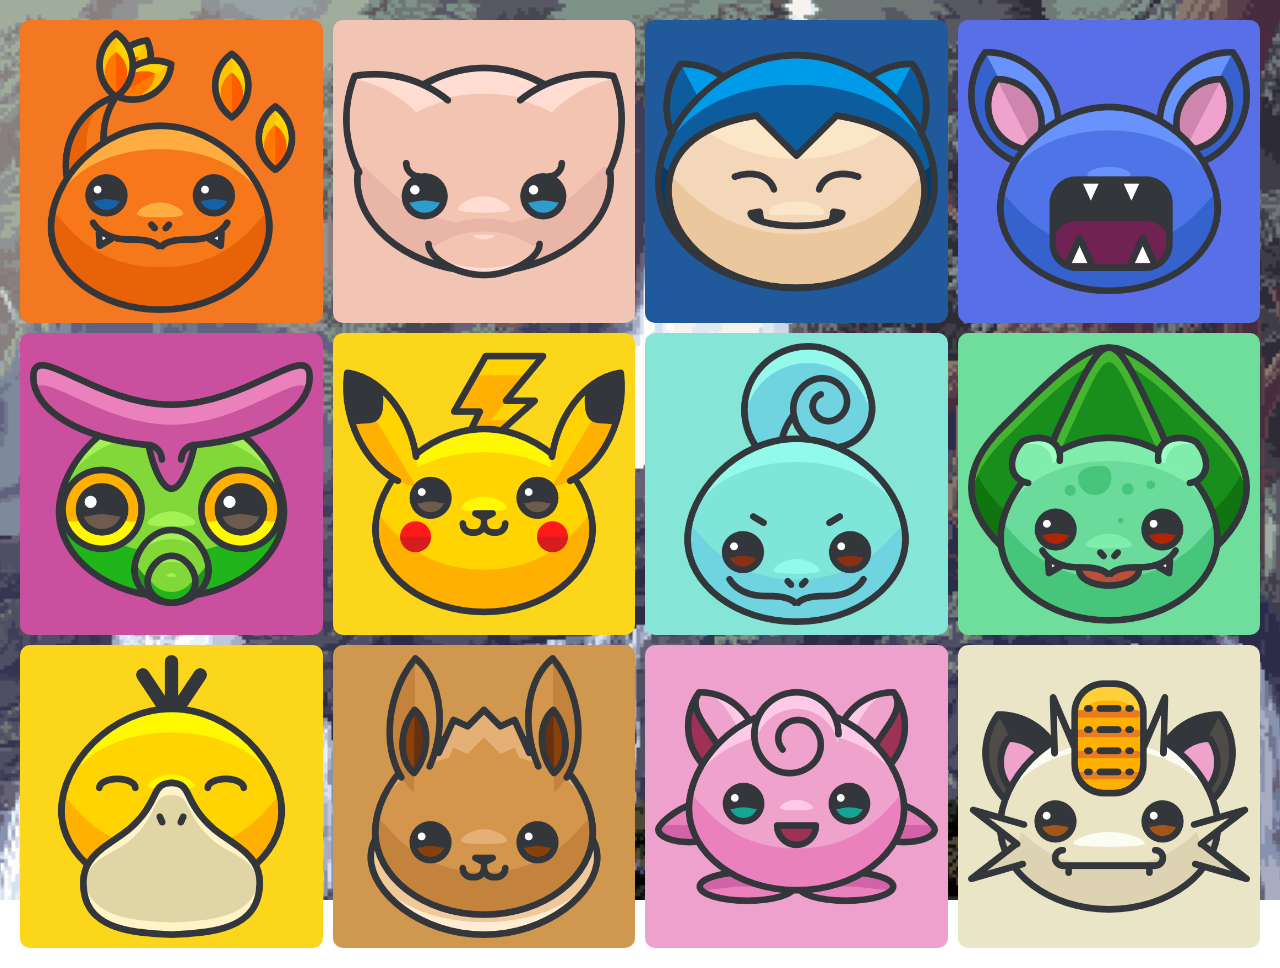
<file: Martinez_mpe.html>
<!DOCTYPE html>
<html lang="en">
<head>
    <meta charset="UTF-8">
    <meta name="viewport" content="width=device-width, initial-scale=1.0">
    <title>Superhero Grid</title>
    <link rel="stylesheet" href="Martinez_mpe.css">
</head>
<body>
    <div class="container">
        <div class="card charmander1">
            <img src="charmander1.png" alt="Charmander">
            <p>Charmander</p>
            <img src="Pokéball.png" class="pokeball" alt="Pokéball">
            <div class="types">
                <p class="fire">Fire</p>
            </div>
        </div>
        <div class="card mew">
            <img src="mew.png" alt="Mew">
            <p>Mew</p>
            <img src="Pokéball.png" class="pokeball" alt="Pokéball">
            <div class="types">
                <p class="psychic">Psychic</p>
            </div>
        </div>
        <div class="card snorlax">
            <img src="snorlax.png" alt="Snorlax">
            <p>Snorlax</p>
            <img src="Pokéball.png" class="pokeball" alt="Pokéball">
            <div class="types">
                <p class="normal">Normal</p>
            </div>
        </div>
        <div class="card zubat">
            <img src="zubat.png" alt="Zubat">
            <p>Zubat</p>
            <img src="Pokéball.png" class="pokeball" alt="Pokéball">
            <div class="types">
                <p class="poison">Poison</p>
            </div>
        </div>
        <div class="card caterpie">
            <img src="caterpie.png" alt="Caterpie">
            <p>Caterpie</p>
            <img src="Pokéball.png" class="pokeball" alt="Pokéball">
            <div class="types">
                <p class="bug">Bug</p>
            </div>
        </div>
        <div class="card pikachu">
            <img src="pikachu.png" alt="Pikachu">
            <p>Pikachu</p>
            <img src="Pokéball.png" class="pokeball" alt="Pokéball">
            <div class="types">
                <p class="electric">Electric</p>
            </div>
        </div>
        <div class="card squirtle1">
            <img src="squirtle1.png" alt="Squirtle">
            <p>Squirtle</p>
            <img src="Pokéball.png" class="pokeball" alt="Pokéball">
            <div class="types">
                <p class="water">Water</p>
            </div>
        </div>
        <div class="card bullbasaur">
            <img src="bullbasaur.png" alt="Bulbasaur">
            <p>Bulbasaur</p>
            <img src="Pokéball.png" class="pokeball" alt="Pokéball">
            <div class="types">
                <p class="grass">Grass</p>
            </div>
        </div>
        <div class="card psyduck">
            <img src="psyduck.png" alt="Psyduck">
            <p>Psyduck</p>
            <img src="Pokéball.png" class="pokeball" alt="Pokéball">
            <div class="types">
                <p class="water">Water</p>
            </div>
        </div>
        <div class="card eevee">
            <img src="eevee.png" alt="Eevee">
            <p>Eevee</p>
            <img src="Pokéball.png" class="pokeball" alt="Pokéball">
            <div class="types">
                <p class="normal">Normal</p>
            </div>
        </div>
        <div class="card jigglypuff">
            <img src="jigglypuff.png" alt="Jigglypuff">
            <p>Jigglypuff</p>
            <img src="Pokéball.png" class="pokeball" alt="Pokéball">
            <div class="types">
                <p class="fairy">Fairy</p>
            </div>
        </div>
        <div class="card meowth">
            <img src="meowth.png" alt="Meowth">
            <p>Meowth</p>
            <img src="Pokéball.png" class="pokeball" alt="Pokéball">
            <div class="types">
                <p class="normal">Normal</p>
            </div>
        </div>
    </div>
</body>
</html>
</file>
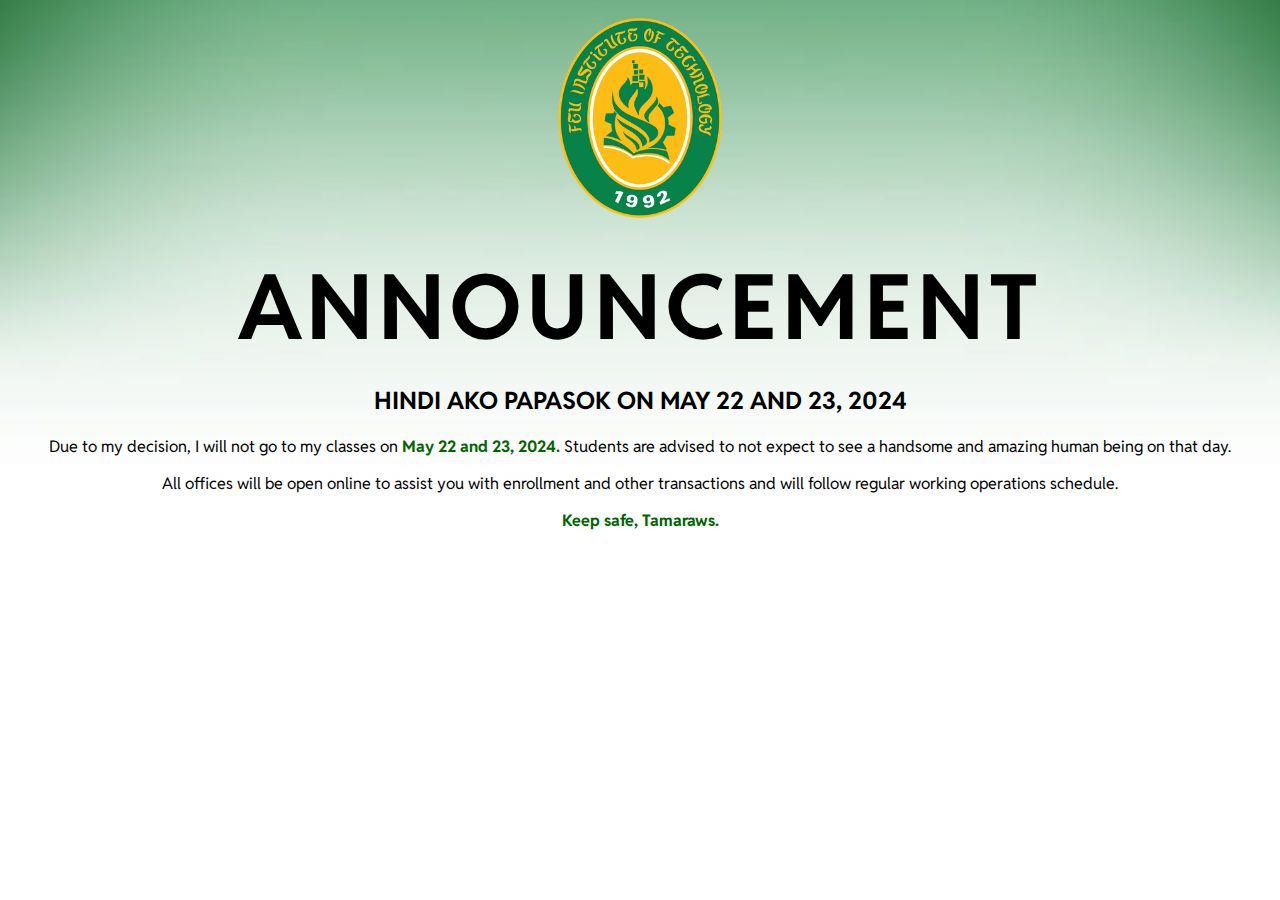
<file: Martinez_tsa3.html>
<!DOCTYPE html>
<html lang="en">
<head>
    <meta charset="UTF-8">
    <meta name="viewport" content="width=device-width, initial-scale=1.0">
    <title>Martinez_tsa3</title>
    <link rel="stylesheet" href="Martinez_tsa3.css">
<body>
    <img height="220" src="FEU_Tech_logo.png";>
    <h1 class="head">
        ANNOUNCEMENT
    </h1>

    <h2 class="subhead">
        HINDI AKO PAPASOK ON MAY 22 AND 23, 2024
    </h2>

    <p>
        Due to my decision, I will not go to my classes on <span class="green">May 22 and 23, 2024.</span> 
        Students are advised to not expect to see a handsome and amazing human being on that day.
    </p>

    <p>
        All offices will be open online to assist you with enrollment and other transactions and will 
        follow regular working operations schedule.
    </p>

    <p>
        <span class="green">Keep safe, Tamaraws.</span>
    </p>

</body>
</html>
</file>
<file: Martinez_mpe.css>
* {
    box-sizing: border-box;
    margin: 0;
    padding: 0;
    transition: 0.3s ease;
}

body {
    background: url(mpe.bg.gif);
    background-size: cover;
    background-position: center;
    background-repeat: no-repeat;
    background-attachment: fixed;
    display: flex;
    justify-content: center;
    align-items: center;
    min-height: 100vh;
}

.container {
    display: flex;
    flex-wrap: wrap;
    justify-content: space-evenly;
    padding: 20px;
    gap: 10px;
    max-width: 100%;
}

.card {
    flex: 1 1 calc(25% - 10px); 
    display: flex;
    flex-direction: column;
    align-items: center;
    justify-content: space-between;
    text-align: center;
    padding: 10px;
    background: white;
    border-radius: 10px;
    overflow: hidden;
    position: relative;
    color: white;
}

.card img {
    max-width: 100%;
}

.card p {
    margin-top: 10px;
    font-size: 1.2rem;
    display: none; 
}

.card .pokeball {
    width: 30px;
    height: 30px;
    display: none; 
}

.card .types {
    display: none; 
}

.card .types p {
    margin-top: 10px;
    font-size: 1rem;
}

.charmander1 { background-color: #F37821; }
.mew { background-color: #F2C4B4; }
.snorlax { background-color: #205A9D; }
.zubat { background-color: #586FE7; }
.caterpie { background-color: #CA4F9E; }
.pikachu { background-color: #FCD61B; }
.squirtle1 { background-color: #85E6D8; }
.bullbasaur { background-color: #6FDD9B; }
.psyduck { background-color: #FCD61B; }
.eevee { background-color: #D0974E; }
.jigglypuff { background-color: #EDA1CC; }
.meowth { background-color: #E9E5C6; }

.container {
    display: flex;
    flex-wrap: wrap;
    justify-content: space-between;
}

.card {
    flex: 1 1 calc(25% - 10px); 
}

@media (max-width: 1200px) {
    .card {
        flex: 1 1 calc(33.33% - 10px); 
    }
}

@media (max-width: 800px) {
    .card {
        flex: 1 1 calc(50% - 10px); 
    }
}

@media (max-width: 600px) {
    .container {
        flex-direction: column;
    }
    .card {
        flex: 1 1 100%;
        display: flex;
        justify-content: space-between;
        align-items: center;
        text-align: left;
        padding: 20px;
    }
    .card p,
    .card .pokeball,
    .card .types {
        display: inline-block;
    }
    .card .pokeball {
        margin-left: auto;
    }
    .types {
        margin-left: 10px;
    }
}

@media (max-width: 400px) {
    .card {
        flex-direction: column;
        align-items: center;
        padding: 10px;
    }
    .card .pokeball {
        display: none;
    }
    .card p,
    .card .types {
        display: block;
        margin-top: 10px;
    }
}


.card:hover {
    background-color: rgba(255, 255, 255, 0.1); 
}

.grass { background-color: #8EDD65; }
.fire { background-color: #FF6961; }
.water { background-color: #6495ED; }
.normal { background-color: #C0C0C0; }
.electric { background-color: #FFD700; }
.fairy { background-color: #FFB6C1; }
.bug { background-color: #7CFC00; }
.dragon { background-color: #8A2BE2; }
.poison { background-color: #800080; }

@media (max-width: 700px) {
    .container {
        flex-direction: column;
        align-items: center;
    }

    .card {
        flex: 1 1 100%;
        display: flex;
        align-items: center;
        justify-content: flex-start;
        text-align: left;
        padding: 10px;
        border-bottom: 1px solid #ccc;
    }

    .card img {
        width: 50px; 
        height: auto;
    }

    .card p {
        font-size: 1.2rem;
        color: black; 
        margin-left: 10px;
    }

    .pokeball {
        width: 20px; 
        height: 20px; 
        margin-left: auto;
    }

    .types p {
        display: inline-block;
        padding: 5px 10px;
        margin-left: 10px;
        border-radius: 5px;
    }

    .types p:hover {
        background-color: black;
        color: white;
    }
}

.card:hover {
    background-image: url(hover.bg.gif);
    background-size: cover;
    background-position: center;
  }
</file>
<file: Martinez_tsa3.css>
@import url('https://fonts.googleapis.com/css2?family=Reddit+Sans:ital,wght@0,200..900;1,200..900&display=swap');

.head{
    font-family: "Reddit Sans", sans-serif;
    text-align: center;
    font-size: 90px;
    letter-spacing: 5px;
    margin-bottom: 15px;
    margin-top: 15px;
}

.subhead{
    font-family: "Reddit Sans", sans-serif;
    text-align: center;
}

body{
    background-image: url("BG feu.jpg");
    background-size: cover;
    background-position: center;
    background-repeat: no-repeat;
    font-family: "Reddit Sans", sans-serif;
    text-align: center;
}

.green{
    font-weight: bold;
    color:darkgreen;
}
</file>
